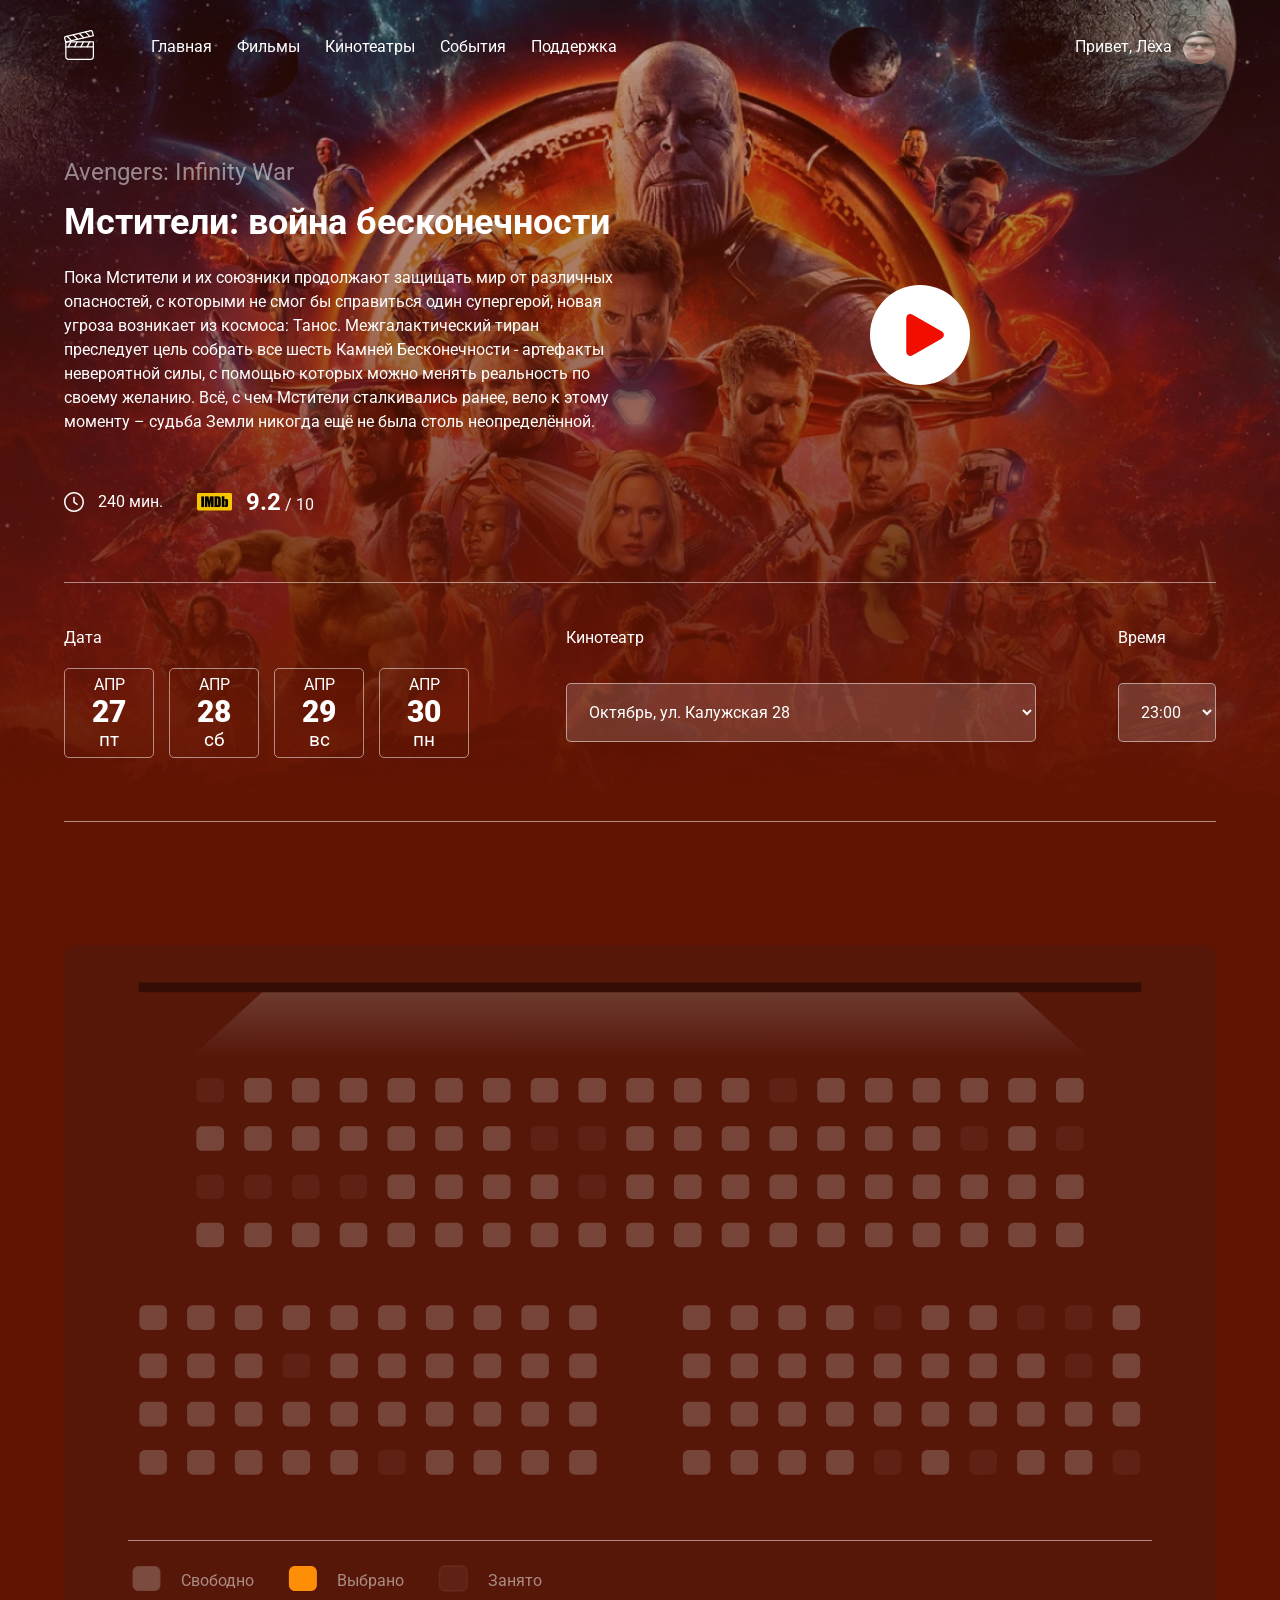
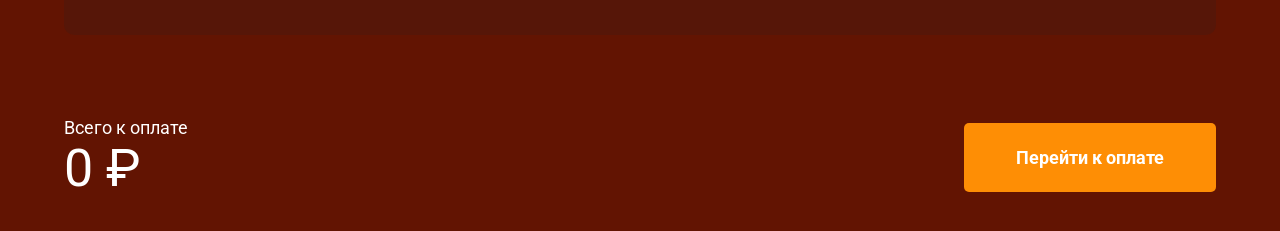
<file: index.html>
<!DOCTYPE html>
<html lang="ru">
  <head>
    <meta charset="UTF-8" />
    <meta name="viewport" content="width=device-width, initial-scale=1.0" />
    <title>Online Cinema</title>
    <link rel="preconnect" href="https://fonts.googleapis.com" />
    <link rel="preconnect" href="https://fonts.gstatic.com" crossorigin />
    <link
      href="https://fonts.googleapis.com/css2?family=Roboto:wght@400;700&display=swap"
      rel="stylesheet"
    />
    <link rel="stylesheet" href="css/style.css" />
    <link rel="stylesheet" href="css/normalize.css" />
    <link
      rel="stylesheet"
      href="https://cdn.jsdelivr.net/npm/@fancyapps/ui@5.0/dist/fancybox/fancybox.css"
    />
  </head>
  <body>
    <header class="header">
      <div class="navbar container">
        <a href="/"><img src="img/logo.svg" alt="Logo" /></a>
        <nav class="nav">
          <button class="m-menu">
            <svg
              width="15"
              height="10"
              viewBox="0 0 15 10"
              fill="none"
              xmlns="http://www.w3.org/2000/svg"
            >
              <path d="M0 1H15" stroke="white" />
              <path d="M0 5H15" stroke="white" />
              <path d="M0 9H15" stroke="white" />
            </svg>
          </button>
          <ul class="menu">
            <li class="menu-item">
              <a href="#" class="menu-link">Главная</a>
            </li>
            <li class="menu-item">
              <a href="#" class="menu-link">Фильмы</a>
            </li>
            <li class="menu-item">
              <a href="#" class="menu-link">Кинотеатры</a>
            </li>
            <li class="menu-item">
              <a href="#" class="menu-link">События</a>
            </li>
            <li class="menu-item">
              <a href="#" class="menu-link">Поддержка</a>
            </li>
          </ul>
        </nav>
        <div class="user">
          <span class="">Привет, Лёха</span>
          <img class="avatar" src="img/avatar.jpg" alt="avatar" />
        </div>
      </div>
      <!-- /.navbar -->
      <div class="film container">
        <div class="film-info">
          <small class="film-title-small">Avengers: Infinity War</small>
          <h1 class="film-title">Мстители: война бесконечности</h1>
          <p class="film-description">
            Пока Мстители и их союзники продолжают защищать мир от различных
            опасностей, с которыми не смог бы справиться один супергерой, новая
            угроза возникает из космоса: Танос. Межгалактический тиран
            преследует цель собрать все шесть Камней Бесконечности - артефакты
            невероятной силы, с помощью которых можно менять реальность по
            своему желанию. Всё, с чем Мстители сталкивались ранее, вело к этому
            моменту – судьба Земли никогда ещё не была столь неопределённой.
          </p>
          <div class="film-details">
            <div class="time">
              <img src="img/clock.svg" alt="clock" class="time-icon" />
              <span class="time-counter">240 мин.</span>
            </div>
            <div class="rating">
              <img src="img/imdb.png" alt="imdb logo" class="rating-icon" />
              <span class="rating-counter">
                <strong class="rating-strong">9.2</strong> / 10
              </span>
            </div>
          </div>
          <!-- /.film-details -->
        </div>
        <!-- /.film-info -->
        <a
          data-fancybox="video-gallery"
          data-src="
          data-src="https://www.youtube.com/watch?v=difFb7f0i3M&ab_channel=BESTMOVIES"
          href="https://www.youtube.com/watch?v=difFb7f0i3M&ab_channel=BESTMOVIES"
          class="film-trailer"
          ><svg
            width="100"
            height="100"
            viewBox="0 0 100 100"
            fill="none"
            xmlns="http://www.w3.org/2000/svg"
          >
            <circle cx="50" cy="50" r="50" fill="white" />
            <g clip-path="url(#clip0_0_1)">
              <path
                d="M43.0758 30.0033C39.3071 27.8416 36.2518 29.6125 36.2518 33.9556V66.0059C36.2518 70.3533 39.3071 72.1219 43.0758 69.9623L71.0893 53.8967C74.8592 51.7342 74.8592 48.2306 71.0893 46.0686L43.0758 30.0033Z"
                fill="#F20D01"
              />
            </g>
            <defs>
              <clipPath id="clip0_0_1">
                <rect
                  width="41.8013"
                  height="41.8013"
                  fill="white"
                  transform="translate(34.1837 29.0816)"
                />
              </clipPath>
            </defs>
          </svg>
        </a>
      </div>
      <!-- /.film -->
      <div class="session container">
        <div class="session-date">
          <span class="session-label">Дата</span>
          <div class="session-date-block">
            <div class="session-date-item">
              <span class="session-month">АПР</span>
              <span class="session-day">27</span>
              <span class="session-week">пт</span>
            </div>
            <div class="session-date-item">
              <span class="session-month">АПР</span>
              <span class="session-day">28</span>
              <span class="session-week">сб</span>
            </div>
            <div class="session-date-item">
              <span class="session-month">АПР</span>
              <span class="session-day">29</span>
              <span class="session-week">вс</span>
            </div>
            <div class="session-date-item">
              <span class="session-month">АПР</span>
              <span class="session-day">30</span>
              <span class="session-week">пн</span>
            </div>
          </div>
        </div>
        <!-- /.session-date -->
        <div class="session-cinema">
          <span class="session-label">Кинотеатр</span>
          <select class="select select-cinema" name="cinema">
            <option class="select-option" value="Октябрь, ул. Калужская 28">
              Октябрь, ул. Калужская 28
            </option>
            <option class="select-option" value="Рубин, ул. Древнево 62">
              Рубин, ул. Древнево 62
            </option>
            <option class="select-option" value="Экран, ул. Закамская 30">
              Экран, ул. Закамская 30
            </option>
          </select>
        </div>
        <!-- /.session-cinema -->
        <div class="session-time">
          <span class="session-label">Время</span>
          <select name="cinema" class="select">
            <option class="select-option" value="23:00">23:00</option>
            <option class="select-option" value="16:00">16:00</option>
            <option class="select-option" value="12:00">12:00</option>
          </select>
        </div>
        <!-- /.session-time -->
      </div>
      <!-- /.session -->
    </header>
    <div class="scheme container">
      <svg
        class="scheme-svg"
        viewBox="0 0 1170 600"
        fill="none"
        xmlns="http://www.w3.org/2000/svg"
      >
        <path
          class="light"
          d="M128 115L201.04 48H968.96L1042 115H128Z"
          fill="url(#paint0_linear_13_374)"
        />
        <line
          x1="76"
          y1="43"
          x2="1094"
          y2="43"
          stroke="black"
          stroke-opacity="0.39"
          stroke-width="10"
        />
        <path
          class="booked"
          d="M140.5 135C137.186 135 134.5 137.686 134.5 141V154C134.5 157.314 137.186 160 140.5 160H156.5C159.814 160 162.5 157.314 162.5 154V141C162.5 137.686 159.814 135 156.5 135H140.5Z"
        />
        <path
          d="M189 135C185.686 135 183 137.686 183 141V154C183 157.314 185.686 160 189 160H205C208.314 160 211 157.314 211 154V141C211 137.686 208.314 135 205 135H189Z"
        />
        <path
          d="M237.5 135C234.186 135 231.5 137.686 231.5 141V154C231.5 157.314 234.186 160 237.5 160H253.5C256.814 160 259.5 157.314 259.5 154V141C259.5 137.686 256.814 135 253.5 135H237.5Z"
        />
        <path
          d="M286 135C282.686 135 280 137.686 280 141V154C280 157.314 282.686 160 286 160H302C305.314 160 308 157.314 308 154V141C308 137.686 305.314 135 302 135H286Z"
        />
        <path
          d="M334.5 135C331.186 135 328.5 137.686 328.5 141V154C328.5 157.314 331.186 160 334.5 160H350.5C353.814 160 356.5 157.314 356.5 154V141C356.5 137.686 353.814 135 350.5 135H334.5Z"
        />
        <path
          d="M383 135C379.686 135 377 137.686 377 141V154C377 157.314 379.686 160 383 160H399C402.314 160 405 157.314 405 154V141C405 137.686 402.314 135 399 135H383Z"
        />
        <path
          d="M431.5 135C428.186 135 425.5 137.686 425.5 141V154C425.5 157.314 428.186 160 431.5 160H447.5C450.814 160 453.5 157.314 453.5 154V141C453.5 137.686 450.814 135 447.5 135H431.5Z"
        />
        <path
          d="M480 135C476.686 135 474 137.686 474 141V154C474 157.314 476.686 160 480 160H496C499.314 160 502 157.314 502 154V141C502 137.686 499.314 135 496 135H480Z"
        />
        <path
          d="M528.5 135C525.186 135 522.5 137.686 522.5 141V154C522.5 157.314 525.186 160 528.5 160H544.5C547.814 160 550.5 157.314 550.5 154V141C550.5 137.686 547.814 135 544.5 135H528.5Z"
        />
        <path
          d="M577 135C573.686 135 571 137.686 571 141V154C571 157.314 573.686 160 577 160H593C596.314 160 599 157.314 599 154V141C599 137.686 596.314 135 593 135H577Z"
        />
        <path
          d="M625.5 135C622.186 135 619.5 137.686 619.5 141V154C619.5 157.314 622.186 160 625.5 160H641.5C644.814 160 647.5 157.314 647.5 154V141C647.5 137.686 644.814 135 641.5 135H625.5Z"
        />
        <path
          d="M674 135C670.686 135 668 137.686 668 141V154C668 157.314 670.686 160 674 160H690C693.314 160 696 157.314 696 154V141C696 137.686 693.314 135 690 135H674Z"
        />
        <path
          class="booked"
          d="M722.5 135C719.186 135 716.5 137.686 716.5 141V154C716.5 157.314 719.186 160 722.5 160H738.5C741.814 160 744.5 157.314 744.5 154V141C744.5 137.686 741.814 135 738.5 135H722.5Z"
        />
        <path
          d="M771 135C767.686 135 765 137.686 765 141V154C765 157.314 767.686 160 771 160H787C790.314 160 793 157.314 793 154V141C793 137.686 790.314 135 787 135H771Z"
        />
        <path
          d="M819.5 135C816.186 135 813.5 137.686 813.5 141V154C813.5 157.314 816.186 160 819.5 160H835.5C838.814 160 841.5 157.314 841.5 154V141C841.5 137.686 838.814 135 835.5 135H819.5Z"
        />
        <path
          d="M868 135C864.686 135 862 137.686 862 141V154C862 157.314 864.686 160 868 160H884C887.314 160 890 157.314 890 154V141C890 137.686 887.314 135 884 135H868Z"
        />
        <path
          d="M916.5 135C913.186 135 910.5 137.686 910.5 141V154C910.5 157.314 913.186 160 916.5 160H932.5C935.814 160 938.5 157.314 938.5 154V141C938.5 137.686 935.814 135 932.5 135H916.5Z"
        />
        <path
          d="M965 135C961.686 135 959 137.686 959 141V154C959 157.314 961.686 160 965 160H981C984.314 160 987 157.314 987 154V141C987 137.686 984.314 135 981 135H965Z"
        />
        <path
          d="M1013.5 135C1010.19 135 1007.5 137.686 1007.5 141V154C1007.5 157.314 1010.19 160 1013.5 160H1029.5C1032.81 160 1035.5 157.314 1035.5 154V141C1035.5 137.686 1032.81 135 1029.5 135H1013.5Z"
        />
        <path
          d="M140.5 184C137.186 184 134.5 186.686 134.5 190V203C134.5 206.314 137.186 209 140.5 209H156.5C159.814 209 162.5 206.314 162.5 203V190C162.5 186.686 159.814 184 156.5 184H140.5Z"
        />
        <path
          d="M189 184C185.686 184 183 186.686 183 190V203C183 206.314 185.686 209 189 209H205C208.314 209 211 206.314 211 203V190C211 186.686 208.314 184 205 184H189Z"
        />
        <path
          d="M237.5 184C234.186 184 231.5 186.686 231.5 190V203C231.5 206.314 234.186 209 237.5 209H253.5C256.814 209 259.5 206.314 259.5 203V190C259.5 186.686 256.814 184 253.5 184H237.5Z"
        />
        <path
          d="M286 184C282.686 184 280 186.686 280 190V203C280 206.314 282.686 209 286 209H302C305.314 209 308 206.314 308 203V190C308 186.686 305.314 184 302 184H286Z"
        />
        <path
          d="M334.5 184C331.186 184 328.5 186.686 328.5 190V203C328.5 206.314 331.186 209 334.5 209H350.5C353.814 209 356.5 206.314 356.5 203V190C356.5 186.686 353.814 184 350.5 184H334.5Z"
        />
        <path
          d="M383 184C379.686 184 377 186.686 377 190V203C377 206.314 379.686 209 383 209H399C402.314 209 405 206.314 405 203V190C405 186.686 402.314 184 399 184H383Z"
        />
        <path
          d="M431.5 184C428.186 184 425.5 186.686 425.5 190V203C425.5 206.314 428.186 209 431.5 209H447.5C450.814 209 453.5 206.314 453.5 203V190C453.5 186.686 450.814 184 447.5 184H431.5Z"
        />
        <path
          class="booked"
          d="M480 184C476.686 184 474 186.686 474 190V203C474 206.314 476.686 209 480 209H496C499.314 209 502 206.314 502 203V190C502 186.686 499.314 184 496 184H480Z"
        />
        <path
          class="booked"
          d="M528.5 184C525.186 184 522.5 186.686 522.5 190V203C522.5 206.314 525.186 209 528.5 209H544.5C547.814 209 550.5 206.314 550.5 203V190C550.5 186.686 547.814 184 544.5 184H528.5Z"
        />
        <path
          d="M577 184C573.686 184 571 186.686 571 190V203C571 206.314 573.686 209 577 209H593C596.314 209 599 206.314 599 203V190C599 186.686 596.314 184 593 184H577Z"
        />
        <path
          d="M625.5 184C622.186 184 619.5 186.686 619.5 190V203C619.5 206.314 622.186 209 625.5 209H641.5C644.814 209 647.5 206.314 647.5 203V190C647.5 186.686 644.814 184 641.5 184H625.5Z"
        />
        <path
          d="M674 184C670.686 184 668 186.686 668 190V203C668 206.314 670.686 209 674 209H690C693.314 209 696 206.314 696 203V190C696 186.686 693.314 184 690 184H674Z"
        />
        <path
          d="M722.5 184C719.186 184 716.5 186.686 716.5 190V203C716.5 206.314 719.186 209 722.5 209H738.5C741.814 209 744.5 206.314 744.5 203V190C744.5 186.686 741.814 184 738.5 184H722.5Z"
        />
        <path
          d="M771 184C767.686 184 765 186.686 765 190V203C765 206.314 767.686 209 771 209H787C790.314 209 793 206.314 793 203V190C793 186.686 790.314 184 787 184H771Z"
        />
        <path
          d="M819.5 184C816.186 184 813.5 186.686 813.5 190V203C813.5 206.314 816.186 209 819.5 209H835.5C838.814 209 841.5 206.314 841.5 203V190C841.5 186.686 838.814 184 835.5 184H819.5Z"
        />
        <path
          d="M868 184C864.686 184 862 186.686 862 190V203C862 206.314 864.686 209 868 209H884C887.314 209 890 206.314 890 203V190C890 186.686 887.314 184 884 184H868Z"
        />
        <path
          class="booked"
          d="M916.5 184C913.186 184 910.5 186.686 910.5 190V203C910.5 206.314 913.186 209 916.5 209H932.5C935.814 209 938.5 206.314 938.5 203V190C938.5 186.686 935.814 184 932.5 184H916.5Z"
        />
        <path
          d="M965 184C961.686 184 959 186.686 959 190V203C959 206.314 961.686 209 965 209H981C984.314 209 987 206.314 987 203V190C987 186.686 984.314 184 981 184H965Z"
        />
        <path
          class="booked"
          d="M1013.5 184C1010.19 184 1007.5 186.686 1007.5 190V203C1007.5 206.314 1010.19 209 1013.5 209H1029.5C1032.81 209 1035.5 206.314 1035.5 203V190C1035.5 186.686 1032.81 184 1029.5 184H1013.5Z"
        />
        <path
          class="booked"
          d="M140.5 233C137.186 233 134.5 235.686 134.5 239V252C134.5 255.314 137.186 258 140.5 258H156.5C159.814 258 162.5 255.314 162.5 252V239C162.5 235.686 159.814 233 156.5 233H140.5Z"
        />
        <path
          class="booked"
          d="M189 233C185.686 233 183 235.686 183 239V252C183 255.314 185.686 258 189 258H205C208.314 258 211 255.314 211 252V239C211 235.686 208.314 233 205 233H189Z"
        />
        <path
          class="booked"
          d="M237.5 233C234.186 233 231.5 235.686 231.5 239V252C231.5 255.314 234.186 258 237.5 258H253.5C256.814 258 259.5 255.314 259.5 252V239C259.5 235.686 256.814 233 253.5 233H237.5Z"
        />
        <path
          class="booked"
          d="M286 233C282.686 233 280 235.686 280 239V252C280 255.314 282.686 258 286 258H302C305.314 258 308 255.314 308 252V239C308 235.686 305.314 233 302 233H286Z"
        />
        <path
          d="M334.5 233C331.186 233 328.5 235.686 328.5 239V252C328.5 255.314 331.186 258 334.5 258H350.5C353.814 258 356.5 255.314 356.5 252V239C356.5 235.686 353.814 233 350.5 233H334.5Z"
        />
        <path
          d="M383 233C379.686 233 377 235.686 377 239V252C377 255.314 379.686 258 383 258H399C402.314 258 405 255.314 405 252V239C405 235.686 402.314 233 399 233H383Z"
        />
        <path
          d="M431.5 233C428.186 233 425.5 235.686 425.5 239V252C425.5 255.314 428.186 258 431.5 258H447.5C450.814 258 453.5 255.314 453.5 252V239C453.5 235.686 450.814 233 447.5 233H431.5Z"
        />
        <path
          d="M480 233C476.686 233 474 235.686 474 239V252C474 255.314 476.686 258 480 258H496C499.314 258 502 255.314 502 252V239C502 235.686 499.314 233 496 233H480Z"
        />
        <path
          class="booked"
          d="M528.5 233C525.186 233 522.5 235.686 522.5 239V252C522.5 255.314 525.186 258 528.5 258H544.5C547.814 258 550.5 255.314 550.5 252V239C550.5 235.686 547.814 233 544.5 233H528.5Z"
        />
        <path
          d="M577 233C573.686 233 571 235.686 571 239V252C571 255.314 573.686 258 577 258H593C596.314 258 599 255.314 599 252V239C599 235.686 596.314 233 593 233H577Z"
        />
        <path
          d="M625.5 233C622.186 233 619.5 235.686 619.5 239V252C619.5 255.314 622.186 258 625.5 258H641.5C644.814 258 647.5 255.314 647.5 252V239C647.5 235.686 644.814 233 641.5 233H625.5Z"
        />
        <path
          d="M674 233C670.686 233 668 235.686 668 239V252C668 255.314 670.686 258 674 258H690C693.314 258 696 255.314 696 252V239C696 235.686 693.314 233 690 233H674Z"
        />
        <path
          d="M722.5 233C719.186 233 716.5 235.686 716.5 239V252C716.5 255.314 719.186 258 722.5 258H738.5C741.814 258 744.5 255.314 744.5 252V239C744.5 235.686 741.814 233 738.5 233H722.5Z"
        />
        <path
          d="M771 233C767.686 233 765 235.686 765 239V252C765 255.314 767.686 258 771 258H787C790.314 258 793 255.314 793 252V239C793 235.686 790.314 233 787 233H771Z"
        />
        <path
          d="M819.5 233C816.186 233 813.5 235.686 813.5 239V252C813.5 255.314 816.186 258 819.5 258H835.5C838.814 258 841.5 255.314 841.5 252V239C841.5 235.686 838.814 233 835.5 233H819.5Z"
        />
        <path
          d="M868 233C864.686 233 862 235.686 862 239V252C862 255.314 864.686 258 868 258H884C887.314 258 890 255.314 890 252V239C890 235.686 887.314 233 884 233H868Z"
        />
        <path
          d="M916.5 233C913.186 233 910.5 235.686 910.5 239V252C910.5 255.314 913.186 258 916.5 258H932.5C935.814 258 938.5 255.314 938.5 252V239C938.5 235.686 935.814 233 932.5 233H916.5Z"
        />
        <path
          d="M965 233C961.686 233 959 235.686 959 239V252C959 255.314 961.686 258 965 258H981C984.314 258 987 255.314 987 252V239C987 235.686 984.314 233 981 233H965Z"
        />
        <path
          d="M1013.5 233C1010.19 233 1007.5 235.686 1007.5 239V252C1007.5 255.314 1010.19 258 1013.5 258H1029.5C1032.81 258 1035.5 255.314 1035.5 252V239C1035.5 235.686 1032.81 233 1029.5 233H1013.5Z"
        />
        <path
          d="M140.5 282C137.186 282 134.5 284.686 134.5 288V301C134.5 304.314 137.186 307 140.5 307H156.5C159.814 307 162.5 304.314 162.5 301V288C162.5 284.686 159.814 282 156.5 282H140.5Z"
        />
        <path
          d="M189 282C185.686 282 183 284.686 183 288V301C183 304.314 185.686 307 189 307H205C208.314 307 211 304.314 211 301V288C211 284.686 208.314 282 205 282H189Z"
        />
        <path
          d="M237.5 282C234.186 282 231.5 284.686 231.5 288V301C231.5 304.314 234.186 307 237.5 307H253.5C256.814 307 259.5 304.314 259.5 301V288C259.5 284.686 256.814 282 253.5 282H237.5Z"
        />
        <path
          d="M286 282C282.686 282 280 284.686 280 288V301C280 304.314 282.686 307 286 307H302C305.314 307 308 304.314 308 301V288C308 284.686 305.314 282 302 282H286Z"
        />
        <path
          d="M334.5 282C331.186 282 328.5 284.686 328.5 288V301C328.5 304.314 331.186 307 334.5 307H350.5C353.814 307 356.5 304.314 356.5 301V288C356.5 284.686 353.814 282 350.5 282H334.5Z"
        />
        <path
          d="M383 282C379.686 282 377 284.686 377 288V301C377 304.314 379.686 307 383 307H399C402.314 307 405 304.314 405 301V288C405 284.686 402.314 282 399 282H383Z"
        />
        <path
          d="M431.5 282C428.186 282 425.5 284.686 425.5 288V301C425.5 304.314 428.186 307 431.5 307H447.5C450.814 307 453.5 304.314 453.5 301V288C453.5 284.686 450.814 282 447.5 282H431.5Z"
        />
        <path
          d="M480 282C476.686 282 474 284.686 474 288V301C474 304.314 476.686 307 480 307H496C499.314 307 502 304.314 502 301V288C502 284.686 499.314 282 496 282H480Z"
        />
        <path
          d="M528.5 282C525.186 282 522.5 284.686 522.5 288V301C522.5 304.314 525.186 307 528.5 307H544.5C547.814 307 550.5 304.314 550.5 301V288C550.5 284.686 547.814 282 544.5 282H528.5Z"
        />
        <path
          d="M577 282C573.686 282 571 284.686 571 288V301C571 304.314 573.686 307 577 307H593C596.314 307 599 304.314 599 301V288C599 284.686 596.314 282 593 282H577Z"
        />
        <path
          d="M625.5 282C622.186 282 619.5 284.686 619.5 288V301C619.5 304.314 622.186 307 625.5 307H641.5C644.814 307 647.5 304.314 647.5 301V288C647.5 284.686 644.814 282 641.5 282H625.5Z"
        />
        <path
          d="M674 282C670.686 282 668 284.686 668 288V301C668 304.314 670.686 307 674 307H690C693.314 307 696 304.314 696 301V288C696 284.686 693.314 282 690 282H674Z"
        />
        <path
          d="M722.5 282C719.186 282 716.5 284.686 716.5 288V301C716.5 304.314 719.186 307 722.5 307H738.5C741.814 307 744.5 304.314 744.5 301V288C744.5 284.686 741.814 282 738.5 282H722.5Z"
        />
        <path
          d="M771 282C767.686 282 765 284.686 765 288V301C765 304.314 767.686 307 771 307H787C790.314 307 793 304.314 793 301V288C793 284.686 790.314 282 787 282H771Z"
        />
        <path
          d="M819.5 282C816.186 282 813.5 284.686 813.5 288V301C813.5 304.314 816.186 307 819.5 307H835.5C838.814 307 841.5 304.314 841.5 301V288C841.5 284.686 838.814 282 835.5 282H819.5Z"
        />
        <path
          d="M868 282C864.686 282 862 284.686 862 288V301C862 304.314 864.686 307 868 307H884C887.314 307 890 304.314 890 301V288C890 284.686 887.314 282 884 282H868Z"
        />
        <path
          d="M916.5 282C913.186 282 910.5 284.686 910.5 288V301C910.5 304.314 913.186 307 916.5 307H932.5C935.814 307 938.5 304.314 938.5 301V288C938.5 284.686 935.814 282 932.5 282H916.5Z"
        />
        <path
          d="M965 282C961.686 282 959 284.686 959 288V301C959 304.314 961.686 307 965 307H981C984.314 307 987 304.314 987 301V288C987 284.686 984.314 282 981 282H965Z"
        />
        <path
          d="M1013.5 282C1010.19 282 1007.5 284.686 1007.5 288V301C1007.5 304.314 1010.19 307 1013.5 307H1029.5C1032.81 307 1035.5 304.314 1035.5 301V288C1035.5 284.686 1032.81 282 1029.5 282H1013.5Z"
        />
        <path
          d="M82.5 366C79.1863 366 76.5 368.686 76.5 372V385C76.5 388.314 79.1863 391 82.5 391H98.5C101.814 391 104.5 388.314 104.5 385V372C104.5 368.686 101.814 366 98.5 366H82.5Z"
        />
        <path
          d="M131 366C127.686 366 125 368.686 125 372V385C125 388.314 127.686 391 131 391H147C150.314 391 153 388.314 153 385V372C153 368.686 150.314 366 147 366H131Z"
        />
        <path
          d="M179.5 366C176.186 366 173.5 368.686 173.5 372V385C173.5 388.314 176.186 391 179.5 391H195.5C198.814 391 201.5 388.314 201.5 385V372C201.5 368.686 198.814 366 195.5 366H179.5Z"
        />
        <path
          d="M228 366C224.686 366 222 368.686 222 372V385C222 388.314 224.686 391 228 391H244C247.314 391 250 388.314 250 385V372C250 368.686 247.314 366 244 366H228Z"
        />
        <path
          d="M276.5 366C273.186 366 270.5 368.686 270.5 372V385C270.5 388.314 273.186 391 276.5 391H292.5C295.814 391 298.5 388.314 298.5 385V372C298.5 368.686 295.814 366 292.5 366H276.5Z"
        />
        <path
          d="M325 366C321.686 366 319 368.686 319 372V385C319 388.314 321.686 391 325 391H341C344.314 391 347 388.314 347 385V372C347 368.686 344.314 366 341 366H325Z"
        />
        <path
          d="M373.5 366C370.186 366 367.5 368.686 367.5 372V385C367.5 388.314 370.186 391 373.5 391H389.5C392.814 391 395.5 388.314 395.5 385V372C395.5 368.686 392.814 366 389.5 366H373.5Z"
        />
        <path
          d="M422 366C418.686 366 416 368.686 416 372V385C416 388.314 418.686 391 422 391H438C441.314 391 444 388.314 444 385V372C444 368.686 441.314 366 438 366H422Z"
        />
        <path
          d="M470.5 366C467.186 366 464.5 368.686 464.5 372V385C464.5 388.314 467.186 391 470.5 391H486.5C489.814 391 492.5 388.314 492.5 385V372C492.5 368.686 489.814 366 486.5 366H470.5Z"
        />
        <path
          d="M519 366C515.686 366 513 368.686 513 372V385C513 388.314 515.686 391 519 391H535C538.314 391 541 388.314 541 385V372C541 368.686 538.314 366 535 366H519Z"
        />
        <path
          d="M82.5 415C79.1863 415 76.5 417.686 76.5 421V434C76.5 437.314 79.1863 440 82.5 440H98.5C101.814 440 104.5 437.314 104.5 434V421C104.5 417.686 101.814 415 98.5 415H82.5Z"
        />
        <path
          d="M131 415C127.686 415 125 417.686 125 421V434C125 437.314 127.686 440 131 440H147C150.314 440 153 437.314 153 434V421C153 417.686 150.314 415 147 415H131Z"
        />
        <path
          d="M179.5 415C176.186 415 173.5 417.686 173.5 421V434C173.5 437.314 176.186 440 179.5 440H195.5C198.814 440 201.5 437.314 201.5 434V421C201.5 417.686 198.814 415 195.5 415H179.5Z"
        />
        <path
          class="booked"
          d="M228 415C224.686 415 222 417.686 222 421V434C222 437.314 224.686 440 228 440H244C247.314 440 250 437.314 250 434V421C250 417.686 247.314 415 244 415H228Z"
        />
        <path
          d="M276.5 415C273.186 415 270.5 417.686 270.5 421V434C270.5 437.314 273.186 440 276.5 440H292.5C295.814 440 298.5 437.314 298.5 434V421C298.5 417.686 295.814 415 292.5 415H276.5Z"
        />
        <path
          d="M325 415C321.686 415 319 417.686 319 421V434C319 437.314 321.686 440 325 440H341C344.314 440 347 437.314 347 434V421C347 417.686 344.314 415 341 415H325Z"
        />
        <path
          d="M373.5 415C370.186 415 367.5 417.686 367.5 421V434C367.5 437.314 370.186 440 373.5 440H389.5C392.814 440 395.5 437.314 395.5 434V421C395.5 417.686 392.814 415 389.5 415H373.5Z"
        />
        <path
          d="M422 415C418.686 415 416 417.686 416 421V434C416 437.314 418.686 440 422 440H438C441.314 440 444 437.314 444 434V421C444 417.686 441.314 415 438 415H422Z"
        />
        <path
          d="M470.5 415C467.186 415 464.5 417.686 464.5 421V434C464.5 437.314 467.186 440 470.5 440H486.5C489.814 440 492.5 437.314 492.5 434V421C492.5 417.686 489.814 415 486.5 415H470.5Z"
        />
        <path
          d="M519 415C515.686 415 513 417.686 513 421V434C513 437.314 515.686 440 519 440H535C538.314 440 541 437.314 541 434V421C541 417.686 538.314 415 535 415H519Z"
        />
        <path
          d="M82.5 464C79.1863 464 76.5 466.686 76.5 470V483C76.5 486.314 79.1863 489 82.5 489H98.5C101.814 489 104.5 486.314 104.5 483V470C104.5 466.686 101.814 464 98.5 464H82.5Z"
        />
        <path
          d="M131 464C127.686 464 125 466.686 125 470V483C125 486.314 127.686 489 131 489H147C150.314 489 153 486.314 153 483V470C153 466.686 150.314 464 147 464H131Z"
        />
        <path
          d="M179.5 464C176.186 464 173.5 466.686 173.5 470V483C173.5 486.314 176.186 489 179.5 489H195.5C198.814 489 201.5 486.314 201.5 483V470C201.5 466.686 198.814 464 195.5 464H179.5Z"
        />
        <path
          d="M228 464C224.686 464 222 466.686 222 470V483C222 486.314 224.686 489 228 489H244C247.314 489 250 486.314 250 483V470C250 466.686 247.314 464 244 464H228Z"
        />
        <path
          d="M276.5 464C273.186 464 270.5 466.686 270.5 470V483C270.5 486.314 273.186 489 276.5 489H292.5C295.814 489 298.5 486.314 298.5 483V470C298.5 466.686 295.814 464 292.5 464H276.5Z"
        />
        <path
          d="M325 464C321.686 464 319 466.686 319 470V483C319 486.314 321.686 489 325 489H341C344.314 489 347 486.314 347 483V470C347 466.686 344.314 464 341 464H325Z"
        />
        <path
          d="M373.5 464C370.186 464 367.5 466.686 367.5 470V483C367.5 486.314 370.186 489 373.5 489H389.5C392.814 489 395.5 486.314 395.5 483V470C395.5 466.686 392.814 464 389.5 464H373.5Z"
        />
        <path
          d="M422 464C418.686 464 416 466.686 416 470V483C416 486.314 418.686 489 422 489H438C441.314 489 444 486.314 444 483V470C444 466.686 441.314 464 438 464H422Z"
        />
        <path
          d="M470.5 464C467.186 464 464.5 466.686 464.5 470V483C464.5 486.314 467.186 489 470.5 489H486.5C489.814 489 492.5 486.314 492.5 483V470C492.5 466.686 489.814 464 486.5 464H470.5Z"
        />
        <path
          d="M519 464C515.686 464 513 466.686 513 470V483C513 486.314 515.686 489 519 489H535C538.314 489 541 486.314 541 483V470C541 466.686 538.314 464 535 464H519Z"
        />
        <path
          d="M82.5 513C79.1863 513 76.5 515.686 76.5 519V532C76.5 535.314 79.1863 538 82.5 538H98.5C101.814 538 104.5 535.314 104.5 532V519C104.5 515.686 101.814 513 98.5 513H82.5Z"
        />
        <path
          d="M131 513C127.686 513 125 515.686 125 519V532C125 535.314 127.686 538 131 538H147C150.314 538 153 535.314 153 532V519C153 515.686 150.314 513 147 513H131Z"
        />
        <path
          d="M179.5 513C176.186 513 173.5 515.686 173.5 519V532C173.5 535.314 176.186 538 179.5 538H195.5C198.814 538 201.5 535.314 201.5 532V519C201.5 515.686 198.814 513 195.5 513H179.5Z"
        />
        <path
          d="M228 513C224.686 513 222 515.686 222 519V532C222 535.314 224.686 538 228 538H244C247.314 538 250 535.314 250 532V519C250 515.686 247.314 513 244 513H228Z"
        />
        <path
          d="M276.5 513C273.186 513 270.5 515.686 270.5 519V532C270.5 535.314 273.186 538 276.5 538H292.5C295.814 538 298.5 535.314 298.5 532V519C298.5 515.686 295.814 513 292.5 513H276.5Z"
        />
        <path
          class="booked"
          d="M325 513C321.686 513 319 515.686 319 519V532C319 535.314 321.686 538 325 538H341C344.314 538 347 535.314 347 532V519C347 515.686 344.314 513 341 513H325Z"
        />
        <path
          d="M373.5 513C370.186 513 367.5 515.686 367.5 519V532C367.5 535.314 370.186 538 373.5 538H389.5C392.814 538 395.5 535.314 395.5 532V519C395.5 515.686 392.814 513 389.5 513H373.5Z"
        />
        <path
          d="M422 513C418.686 513 416 515.686 416 519V532C416 535.314 418.686 538 422 538H438C441.314 538 444 535.314 444 532V519C444 515.686 441.314 513 438 513H422Z"
        />
        <path
          d="M470.5 513C467.186 513 464.5 515.686 464.5 519V532C464.5 535.314 467.186 538 470.5 538H486.5C489.814 538 492.5 535.314 492.5 532V519C492.5 515.686 489.814 513 486.5 513H470.5Z"
        />
        <path
          d="M519 513C515.686 513 513 515.686 513 519V532C513 535.314 515.686 538 519 538H535C538.314 538 541 535.314 541 532V519C541 515.686 538.314 513 535 513H519Z"
        />
        <path
          d="M634.5 366C631.186 366 628.5 368.686 628.5 372V385C628.5 388.314 631.186 391 634.5 391H650.5C653.814 391 656.5 388.314 656.5 385V372C656.5 368.686 653.814 366 650.5 366H634.5Z"
        />
        <path
          d="M683 366C679.686 366 677 368.686 677 372V385C677 388.314 679.686 391 683 391H699C702.314 391 705 388.314 705 385V372C705 368.686 702.314 366 699 366H683Z"
        />
        <path
          d="M731.5 366C728.186 366 725.5 368.686 725.5 372V385C725.5 388.314 728.186 391 731.5 391H747.5C750.814 391 753.5 388.314 753.5 385V372C753.5 368.686 750.814 366 747.5 366H731.5Z"
        />
        <path
          d="M780 366C776.686 366 774 368.686 774 372V385C774 388.314 776.686 391 780 391H796C799.314 391 802 388.314 802 385V372C802 368.686 799.314 366 796 366H780Z"
        />
        <path
          class="booked"
          d="M828.5 366C825.186 366 822.5 368.686 822.5 372V385C822.5 388.314 825.186 391 828.5 391H844.5C847.814 391 850.5 388.314 850.5 385V372C850.5 368.686 847.814 366 844.5 366H828.5Z"
        />
        <path
          d="M877 366C873.686 366 871 368.686 871 372V385C871 388.314 873.686 391 877 391H893C896.314 391 899 388.314 899 385V372C899 368.686 896.314 366 893 366H877Z"
        />
        <path
          d="M925.5 366C922.186 366 919.5 368.686 919.5 372V385C919.5 388.314 922.186 391 925.5 391H941.5C944.814 391 947.5 388.314 947.5 385V372C947.5 368.686 944.814 366 941.5 366H925.5Z"
        />
        <path
          class="booked"
          d="M974 366C970.686 366 968 368.686 968 372V385C968 388.314 970.686 391 974 391H990C993.314 391 996 388.314 996 385V372C996 368.686 993.314 366 990 366H974Z"
        />
        <path
          class="booked"
          d="M1022.5 366C1019.19 366 1016.5 368.686 1016.5 372V385C1016.5 388.314 1019.19 391 1022.5 391H1038.5C1041.81 391 1044.5 388.314 1044.5 385V372C1044.5 368.686 1041.81 366 1038.5 366H1022.5Z"
        />
        <path
          d="M1071 366C1067.69 366 1065 368.686 1065 372V385C1065 388.314 1067.69 391 1071 391H1087C1090.31 391 1093 388.314 1093 385V372C1093 368.686 1090.31 366 1087 366H1071Z"
        />
        <path
          d="M634.5 415C631.186 415 628.5 417.686 628.5 421V434C628.5 437.314 631.186 440 634.5 440H650.5C653.814 440 656.5 437.314 656.5 434V421C656.5 417.686 653.814 415 650.5 415H634.5Z"
        />
        <path
          d="M683 415C679.686 415 677 417.686 677 421V434C677 437.314 679.686 440 683 440H699C702.314 440 705 437.314 705 434V421C705 417.686 702.314 415 699 415H683Z"
        />
        <path
          d="M731.5 415C728.186 415 725.5 417.686 725.5 421V434C725.5 437.314 728.186 440 731.5 440H747.5C750.814 440 753.5 437.314 753.5 434V421C753.5 417.686 750.814 415 747.5 415H731.5Z"
        />
        <path
          d="M780 415C776.686 415 774 417.686 774 421V434C774 437.314 776.686 440 780 440H796C799.314 440 802 437.314 802 434V421C802 417.686 799.314 415 796 415H780Z"
        />
        <path
          d="M828.5 415C825.186 415 822.5 417.686 822.5 421V434C822.5 437.314 825.186 440 828.5 440H844.5C847.814 440 850.5 437.314 850.5 434V421C850.5 417.686 847.814 415 844.5 415H828.5Z"
        />
        <path
          d="M877 415C873.686 415 871 417.686 871 421V434C871 437.314 873.686 440 877 440H893C896.314 440 899 437.314 899 434V421C899 417.686 896.314 415 893 415H877Z"
        />
        <path
          d="M925.5 415C922.186 415 919.5 417.686 919.5 421V434C919.5 437.314 922.186 440 925.5 440H941.5C944.814 440 947.5 437.314 947.5 434V421C947.5 417.686 944.814 415 941.5 415H925.5Z"
        />
        <path
          d="M974 415C970.686 415 968 417.686 968 421V434C968 437.314 970.686 440 974 440H990C993.314 440 996 437.314 996 434V421C996 417.686 993.314 415 990 415H974Z"
        />
        <path
          class="booked"
          d="M1022.5 415C1019.19 415 1016.5 417.686 1016.5 421V434C1016.5 437.314 1019.19 440 1022.5 440H1038.5C1041.81 440 1044.5 437.314 1044.5 434V421C1044.5 417.686 1041.81 415 1038.5 415H1022.5Z"
        />
        <path
          d="M1071 415C1067.69 415 1065 417.686 1065 421V434C1065 437.314 1067.69 440 1071 440H1087C1090.31 440 1093 437.314 1093 434V421C1093 417.686 1090.31 415 1087 415H1071Z"
        />
        <path
          d="M634.5 464C631.186 464 628.5 466.686 628.5 470V483C628.5 486.314 631.186 489 634.5 489H650.5C653.814 489 656.5 486.314 656.5 483V470C656.5 466.686 653.814 464 650.5 464H634.5Z"
        />
        <path
          d="M683 464C679.686 464 677 466.686 677 470V483C677 486.314 679.686 489 683 489H699C702.314 489 705 486.314 705 483V470C705 466.686 702.314 464 699 464H683Z"
        />
        <path
          d="M731.5 464C728.186 464 725.5 466.686 725.5 470V483C725.5 486.314 728.186 489 731.5 489H747.5C750.814 489 753.5 486.314 753.5 483V470C753.5 466.686 750.814 464 747.5 464H731.5Z"
        />
        <path
          d="M780 464C776.686 464 774 466.686 774 470V483C774 486.314 776.686 489 780 489H796C799.314 489 802 486.314 802 483V470C802 466.686 799.314 464 796 464H780Z"
        />
        <path
          d="M828.5 464C825.186 464 822.5 466.686 822.5 470V483C822.5 486.314 825.186 489 828.5 489H844.5C847.814 489 850.5 486.314 850.5 483V470C850.5 466.686 847.814 464 844.5 464H828.5Z"
        />
        <path
          d="M877 464C873.686 464 871 466.686 871 470V483C871 486.314 873.686 489 877 489H893C896.314 489 899 486.314 899 483V470C899 466.686 896.314 464 893 464H877Z"
        />
        <path
          d="M925.5 464C922.186 464 919.5 466.686 919.5 470V483C919.5 486.314 922.186 489 925.5 489H941.5C944.814 489 947.5 486.314 947.5 483V470C947.5 466.686 944.814 464 941.5 464H925.5Z"
        />
        <path
          d="M974 464C970.686 464 968 466.686 968 470V483C968 486.314 970.686 489 974 489H990C993.314 489 996 486.314 996 483V470C996 466.686 993.314 464 990 464H974Z"
        />
        <path
          d="M1022.5 464C1019.19 464 1016.5 466.686 1016.5 470V483C1016.5 486.314 1019.19 489 1022.5 489H1038.5C1041.81 489 1044.5 486.314 1044.5 483V470C1044.5 466.686 1041.81 464 1038.5 464H1022.5Z"
        />
        <path
          d="M1071 464C1067.69 464 1065 466.686 1065 470V483C1065 486.314 1067.69 489 1071 489H1087C1090.31 489 1093 486.314 1093 483V470C1093 466.686 1090.31 464 1087 464H1071Z"
        />
        <path
          d="M634.5 513C631.186 513 628.5 515.686 628.5 519V532C628.5 535.314 631.186 538 634.5 538H650.5C653.814 538 656.5 535.314 656.5 532V519C656.5 515.686 653.814 513 650.5 513H634.5Z"
        />
        <path
          d="M683 513C679.686 513 677 515.686 677 519V532C677 535.314 679.686 538 683 538H699C702.314 538 705 535.314 705 532V519C705 515.686 702.314 513 699 513H683Z"
        />
        <path
          d="M731.5 513C728.186 513 725.5 515.686 725.5 519V532C725.5 535.314 728.186 538 731.5 538H747.5C750.814 538 753.5 535.314 753.5 532V519C753.5 515.686 750.814 513 747.5 513H731.5Z"
        />
        <path
          d="M780 513C776.686 513 774 515.686 774 519V532C774 535.314 776.686 538 780 538H796C799.314 538 802 535.314 802 532V519C802 515.686 799.314 513 796 513H780Z"
        />
        <path
          class="booked"
          d="M828.5 513C825.186 513 822.5 515.686 822.5 519V532C822.5 535.314 825.186 538 828.5 538H844.5C847.814 538 850.5 535.314 850.5 532V519C850.5 515.686 847.814 513 844.5 513H828.5Z"
        />
        <path
          d="M877 513C873.686 513 871 515.686 871 519V532C871 535.314 873.686 538 877 538H893C896.314 538 899 535.314 899 532V519C899 515.686 896.314 513 893 513H877Z"
        />
        <path
          class="booked"
          d="M925.5 513C922.186 513 919.5 515.686 919.5 519V532C919.5 535.314 922.186 538 925.5 538H941.5C944.814 538 947.5 535.314 947.5 532V519C947.5 515.686 944.814 513 941.5 513H925.5Z"
        />
        <path
          d="M974 513C970.686 513 968 515.686 968 519V532C968 535.314 970.686 538 974 538H990C993.314 538 996 535.314 996 532V519C996 515.686 993.314 513 990 513H974Z"
        />
        <path
          d="M1022.5 513C1019.19 513 1016.5 515.686 1016.5 519V532C1016.5 535.314 1019.19 538 1022.5 538H1038.5C1041.81 538 1044.5 535.314 1044.5 532V519C1044.5 515.686 1041.81 513 1038.5 513H1022.5Z"
        />
        <path
          class="booked"
          d="M1071 513C1067.69 513 1065 515.686 1065 519V532C1065 535.314 1067.69 538 1071 538H1087C1090.31 538 1093 535.314 1093 532V519C1093 515.686 1090.31 513 1087 513H1071Z"
        />
        <defs>
          <linearGradient
            id="paint0_linear_13_374"
            x1="585"
            y1="48"
            x2="585"
            y2="115"
            gradientUnits="userSpaceOnUse"
          >
            <stop stop-color="#C4C4C4" stop-opacity="0.21" />
            <stop offset="1" stop-color="#C4C4C4" stop-opacity="0" />
          </linearGradient>
        </defs>
      </svg>
      <div class="legend">
        <div class="legend-free legend-label">
          <svg
            width="38"
            height="32"
            viewBox="0 0 38 32"
            fill="none"
            xmlns="http://www.w3.org/2000/svg"
          >
            <path
              d="M5.5 7C5.5 4.23858 7.73858 2 10.5 2H26.5C29.2614 2 31.5 4.23858 31.5 7V20C31.5 22.7614 29.2614 25 26.5 25H10.5C7.73858 25 5.5 22.7614 5.5 20V7Z"
              fill="white"
              fill-opacity="0.2"
            />
            <path
              d="M10.5 1C7.18629 1 4.5 3.68629 4.5 7V20C4.5 23.3137 7.18629 26 10.5 26H26.5C29.8137 26 32.5 23.3137 32.5 20V7C32.5 3.68629 29.8137 1 26.5 1H10.5Z"
            />
          </svg>
          <span clas="legend-text">Свободно</span>
        </div>
        <div class="legend-active legend-label">
          <svg
            width="38"
            height="32"
            viewBox="0 0 38 32"
            fill="none"
            xmlns="http://www.w3.org/2000/svg"
          >
            <path
              class="active"
              d="M10.8906 1C7.57692 1 4.89062 3.68629 4.89062 7V20C4.89062 23.3137 7.57692 26 10.8906 26H26.8906C30.2043 26 32.8906 23.3137 32.8906 20V7C32.8906 3.68629 30.2043 1 26.8906 1H10.8906Z"
            />
          </svg>

          <span class="legend-active">Выбрано</span>
        </div>
        <div class="legend-booked legend-label">
          <svg
            width="39"
            height="32"
            viewBox="0 0 39 32"
            fill="none"
            xmlns="http://www.w3.org/2000/svg"
          >
            <path
              class="booked"
              d="M11.3125 1C7.99879 1 5.3125 3.68629 5.3125 7V20C5.3125 23.3137 7.99879 26 11.3125 26H27.3125C30.6262 26 33.3125 23.3137 33.3125 20V7C33.3125 3.68629 30.6262 1 27.3125 1H11.3125Z"
              stroke="white"
              stroke-opacity="0.05"
              stroke-width="2"
              stroke-linejoin="round"
            />
          </svg>

          <span class="legent-booked">Занято</span>
        </div>
      </div>
    </div>
    <!-- /.scheme -->
    <div class="price container">
      <div class="price-tag">
        <span class="price-label">Всего к оплате</span>
        <span class="price-total">0</span>
        <span class="ruble">₽</span>
      </div>
      <!-- /.price-tag -->
      <a href="#" class="button button-pay">Перейти к оплате</a>
    </div>
    <!-- /.price -->
    <script src="https://cdn.jsdelivr.net/npm/@fancyapps/ui@5.0/dist/fancybox/fancybox.umd.js"></script>
    <script src="js/scripts.js"></script>
  </body>
</html>
</file>
<file: css/style.css>
* {
  box-sizing: border-box;
}
body {
  background-color: #621402;
  font-family: "Roboto", sans-serif;
  color: white;
}
.header {
  padding-bottom: 60px;
  background: linear-gradient(180deg, rgba(98, 20, 2, 0.31) 0%, #621402 85.62%),
    url(../img/bg.jpg) no-repeat center top / cover;
}
.navbar {
  display: flex;
  align-items: center;
  padding-top: 30px;
  padding-bottom: 30px;
}
.nav {
  position: relative;
}
.user {
  margin-left: auto;
  color: white;
  display: flex;
  align-items: center;
}
.container {
  max-width: 1170px;
  margin: auto;
  width: 90%;
}
.menu {
  list-style-type: none;
  display: flex;
  margin: 0;
  margin-left: 17px;
}
.menu-item {
  margin-right: 25px;
}
.menu-link {
  color: white;
  text-decoration: none;
}
.avatar {
  width: 33px;
  height: 33px;
  border-radius: 50%;
  margin-left: 11px;
}
.film {
  color: white;
  margin-top: 60px;
  display: flex;
  align-items: center;
}
.film-title-small {
  opacity: 0.5;
  font-size: 24px;
  line-height: 150%;
}
.film-title {
  font-size: 36px;
  line-height: 42px;
  margin-top: 11px;
  margin-bottom: 23px;
}
.film-description {
  font-size: 16px;
  line-height: 150%;
  max-width: 560px;
}
.film-trailer {
  margin: auto;
}
.film-details {
  margin-top: 50px;
  display: flex;
  align-items: center;
}
.time {
  display: flex;
  align-items: center;
}
.time-icon {
  margin-right: 14px;
}
.rating-strong {
  font-size: 24px;
  line-height: 150%;
}
.rating {
  display: flex;
  align-items: center;
  margin-left: 34px;
}
.rating-icon {
  margin-right: 14px;
}
.session {
  margin-top: 62px;
  margin-bottom: 63px;
  padding-top: 46px;
  padding-bottom: 63px;
  border-top: 1px solid rgba(255, 255, 255, 0.5);
  border-bottom: 1px solid rgba(255, 255, 255, 0.5);
  display: flex;
  justify-content: space-between;
  align-items: flex-start;
}
.session-date-block {
  display: flex;
}
.session-date-item {
  cursor: pointer;
  display: flex;
  flex-direction: column;
  border-radius: 5px;
  border: 1px solid rgba(255, 255, 255, 0.5);
  text-align: center;
  width: 90px;
  height: 90px;
  align-items: center;
  justify-content: center;
  margin-right: 15px;
  transition: background-color 0.2s;
}
.session-label {
  margin-bottom: 20px;
  display: block;
}
.session-month {
  font-size: 16px;
  line-height: 19px;
}
.session-day {
  font-weight: 900;
  font-size: 30px;
  line-height: 35px;
}
.session-week {
  font-size: 19px;
  line-height: 22px;
}
.session-date-item:hover {
  background-color: #fe8e05;
  color: #621402;
}
.select {
  border-radius: 5px;
  border: 1px solid rgba(255, 255, 255, 0.5);
  background: rgba(255, 255, 255, 0.15);
  color: #fff;
  padding: 18px;
  cursor: pointer;
  margin-top: 15px;
}
.select:hover {
  border-radius: 5px;
  border: 1px solid rgba(255, 255, 255, 0.5);
  background: rgba(255, 255, 255, 0.15);
  color: #fff;
  padding: 18px;
  cursor: pointer;
  margin-top: 15px;
}
.select-cinema {
  width: 470px;
}
option.select-option {
  background-color: grey;
}
.scheme-svg {
  max-width: 1170px;
}
.scheme {
  margin-bottom: 40px;
  border-radius: 10px;
  background: rgba(36, 36, 36, 0.18);
}
.scheme path:not(.light) {
  fill: rgba(255, 255, 255, 0.2);
}
.scheme path:not(.light):hover {
  fill: rgba(255, 255, 255, 0.5);
  cursor: pointer;
}
.scheme path.light {
  fill: linear-gradient(
    180deg,
    rgba(196, 196, 196, 0.21) 0%,
    rgba(196, 196, 196, 0) 100%
  );
}
.scheme path.booked,
.scheme path.booked:hover {
  fill: rgba(255, 255, 255, 0.05);
  cursor: not-allowed;
}
.scheme path.active,
.scheme path.active:hover {
  fill: #fe8e05;
}
.legend {
  display: flex;
  align-items: center;
  width: 90%;
  border-top: 1px solid rgba(255, 255, 255, 0.5);
  max-width: 1024px;
  margin: auto;
  padding-top: 24px;
  padding-bottom: 38px;
}
.legend-label {
  display: flex;
  align-items: center;
  margin-right: 30px;
  color: rgba(255, 255, 255, 0.5);
}
.legend svg {
  margin-right: 15px;
}
.price {
  padding-top: 20px;
  padding-bottom: 20px;
  display: flex;
  align-items: center;
  justify-content: space-between;
  margin-top: 62px;
  margin-bottom: 12px;
}
.price-label {
  display: block;
  font-size: 18px;
  line-height: 21px;
}
.price-tag {
  font-size: 52px;
  line-height: 61px;
}
.button {
  display: block;
  background: #fe8e05;
  border-radius: 5px;
  color: #fff;
  font-weight: bold;
  font-size: 18px;
  line-height: 21px;
  padding: 24px 52px;
  text-decoration: none;
}
.m-menu {
  display: none;
}
@media (max-width: 1200px) {
  .container {
    max-width: 960px;
  }
  .select-cinema {
    width: 100%;
  }
}
@media (max-width: 991px) {
  .container {
    max-width: 750px;
  }
  .session {
    flex-wrap: wrap;
  }
  .session-date {
    flex-basis: 70%;
    margin-top: 40px;
  }
  .session-time {
    order: 2;
  }
  .session-cinema {
    order: 3;
  }
}
@media (max-width: 768px) {
  .container {
    max-width: 560px;
  }
  .menu {
    position: absolute;
    left: 0;
    top: 40px;
    padding: 20px;
    margin-left: 20px;
    flex-direction: column;
    background-color: #621402;
    z-index: 9;
    border-radius: 10px;
    opacity: 0;
    visibility: hidden;
    transform: translateY(20%);
    transition: opacity 0.5s, transform 0.5s;
  }
  .menu-item:not(:last-child) {
    margin-bottom: 10px;
  }
  .m-menu {
    display: block;
    background: transparent;
    border: none;
    width: 40px;
    height: 40px;
    margin-left: 10px;
    cursor: pointer;
  }
  .is-open {
    opacity: 1;
    visibility: visible;
    transform: translateY(0);
  }
  .film-description {
    margin-right: 30px;
  }
  .film {
    flex-direction: column;
  }
  .film-trailer {
    margin-right: auto;
    margin-left: 0;
    margin-top: 40px;
  }
}
</file>
